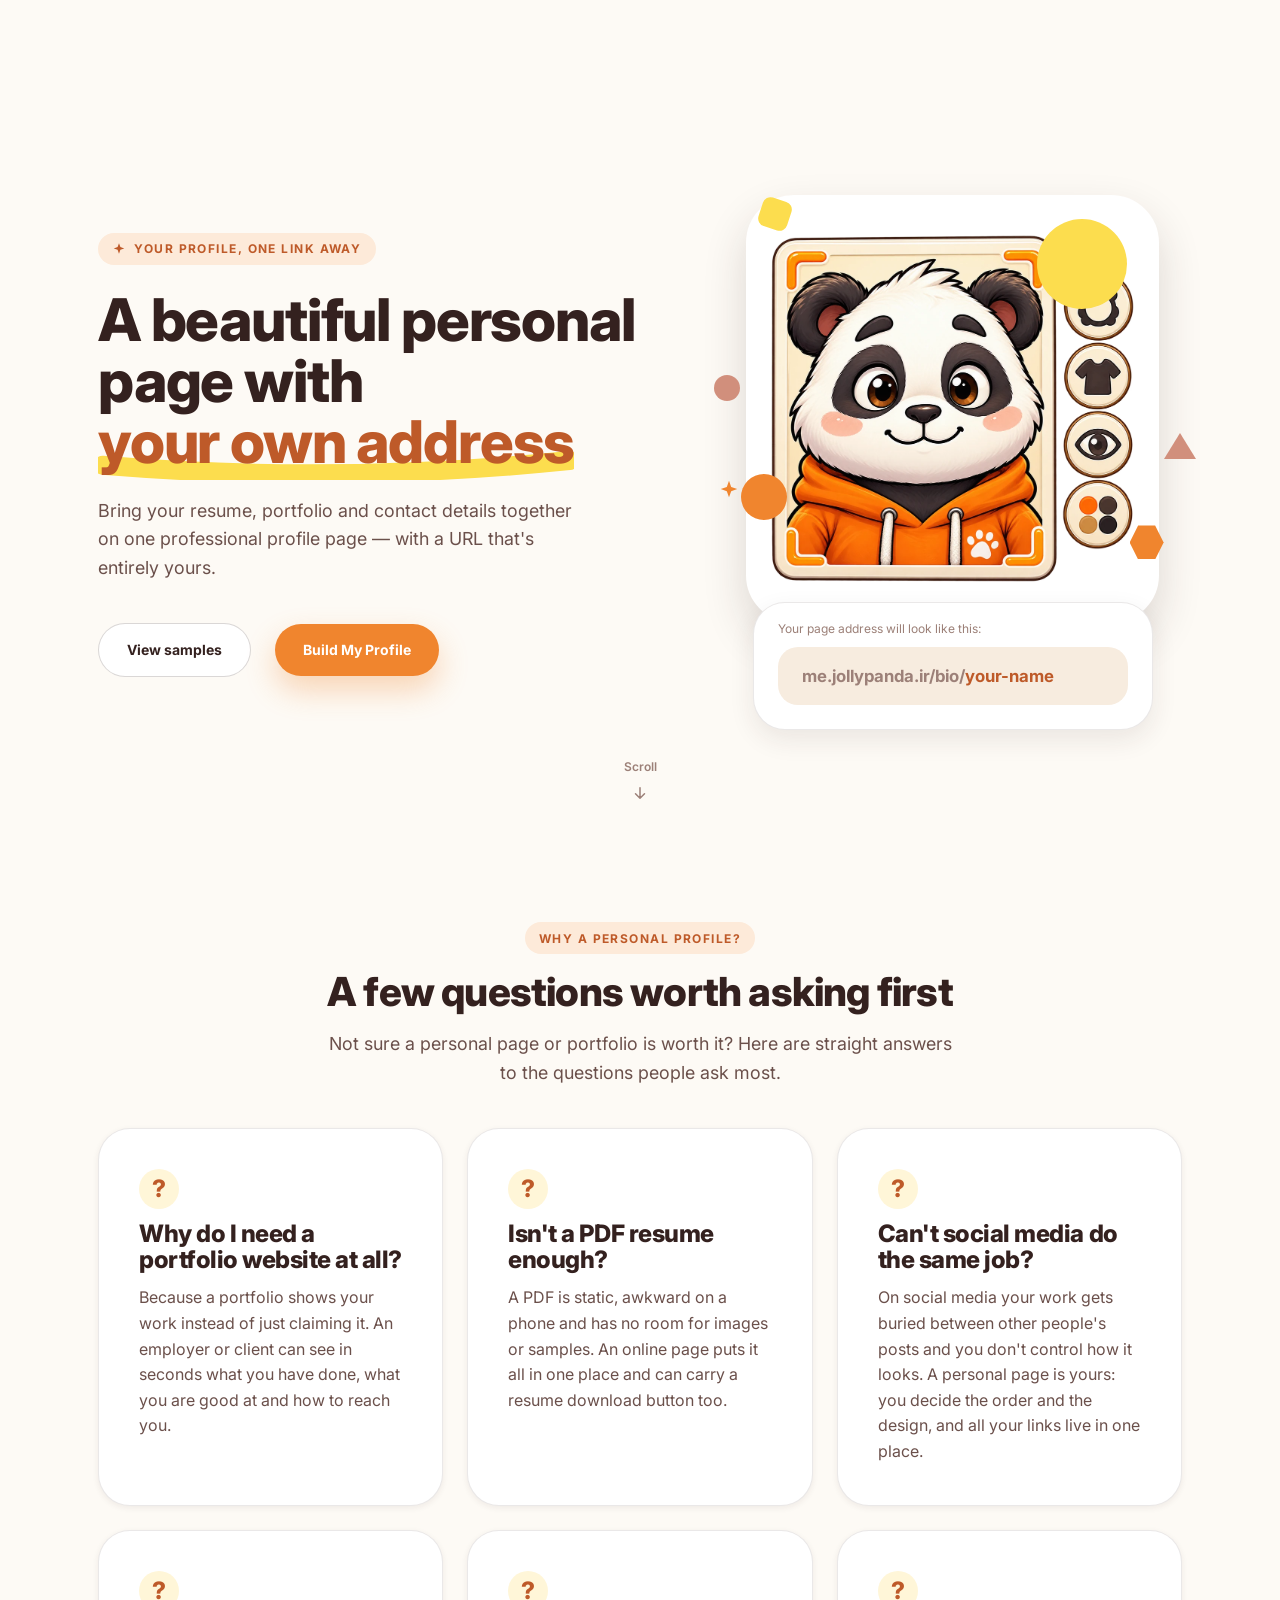
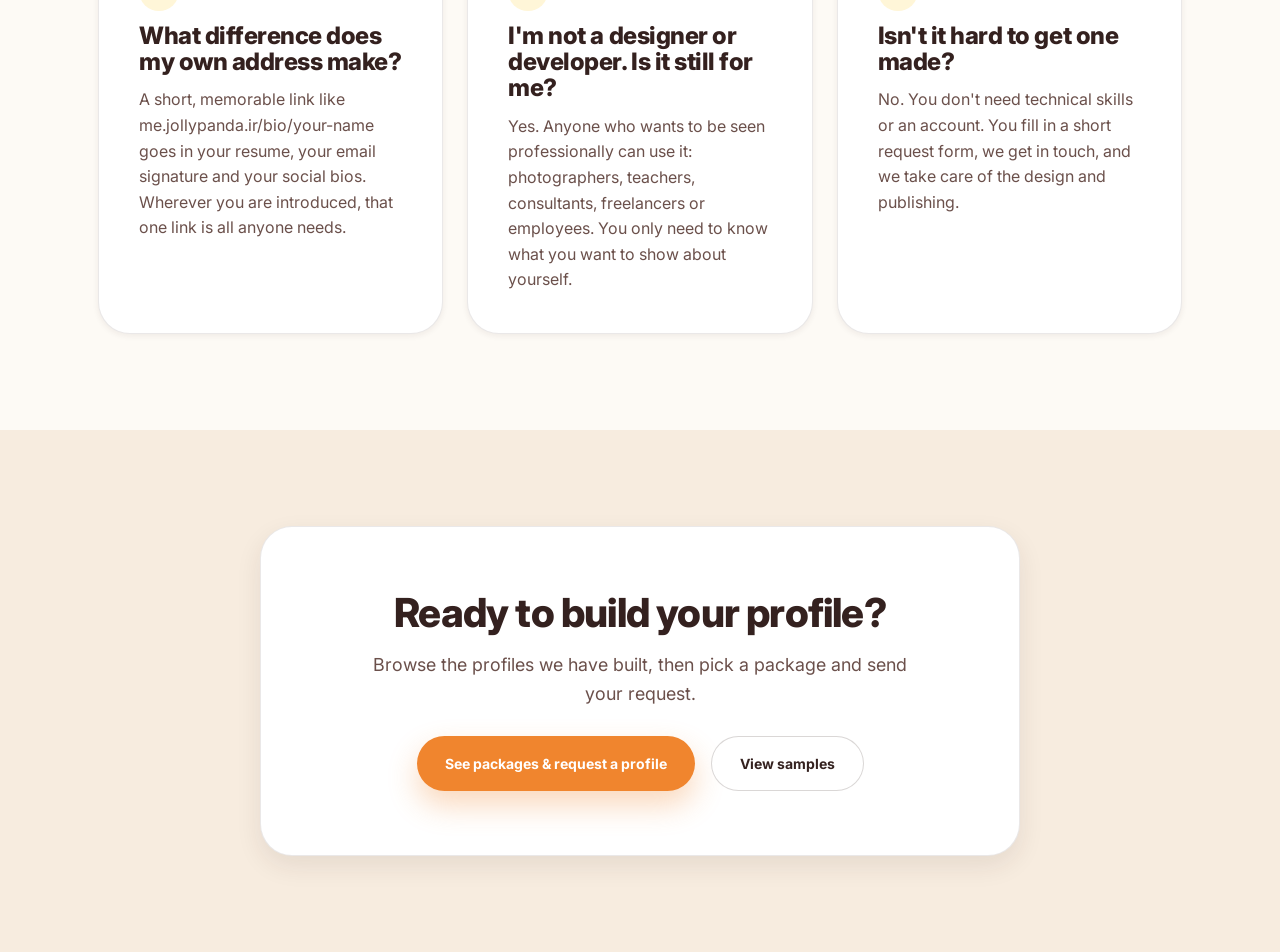
<file: index.html>
<!DOCTYPE html>
<html lang="en">
<head>
  <meta charset="UTF-8" />
  <meta name="viewport" content="width=device-width, initial-scale=1.0" />
  <title>Jolly Panda Profile</title>
  <meta name="robots" content="noindex, follow" />
  <!-- No-JS / slow-JS fallback: lands on the primary (English) version. -->
  <meta http-equiv="refresh" content="0; url=/en/" />
  <link rel="canonical" href="https://me.jollypanda.ir/en/" />
  <link rel="icon" href="/assets/favicon.svg" type="image/svg+xml" />
  <script>
    // Route returning visitors to whichever language they last used, and
    // first-time visitors to a language matching their browser — English
    // is the site's primary language and the default in every other case.
    (function () {
      var STORAGE_KEY = "jollypanda:me:lang";
      var target = "/en/";
      try {
        var stored = localStorage.getItem(STORAGE_KEY);
        if (stored === "fa") target = "/fa/";
        else if (stored === "en") target = "/en/";
        else if ((navigator.language || "").slice(0, 2) === "fa") target = "/fa/";
      } catch (e) {
        if ((navigator.language || "").slice(0, 2) === "fa") target = "/fa/";
      }
      window.location.replace(target);
    })();
  </script>
</head>
<body>
  <p>
    Redirecting to Jolly Panda Profile —
    <a href="/en/">English</a> / <a href="/fa/">فارسی</a>
  </p>
</body>
</html>
</file>
